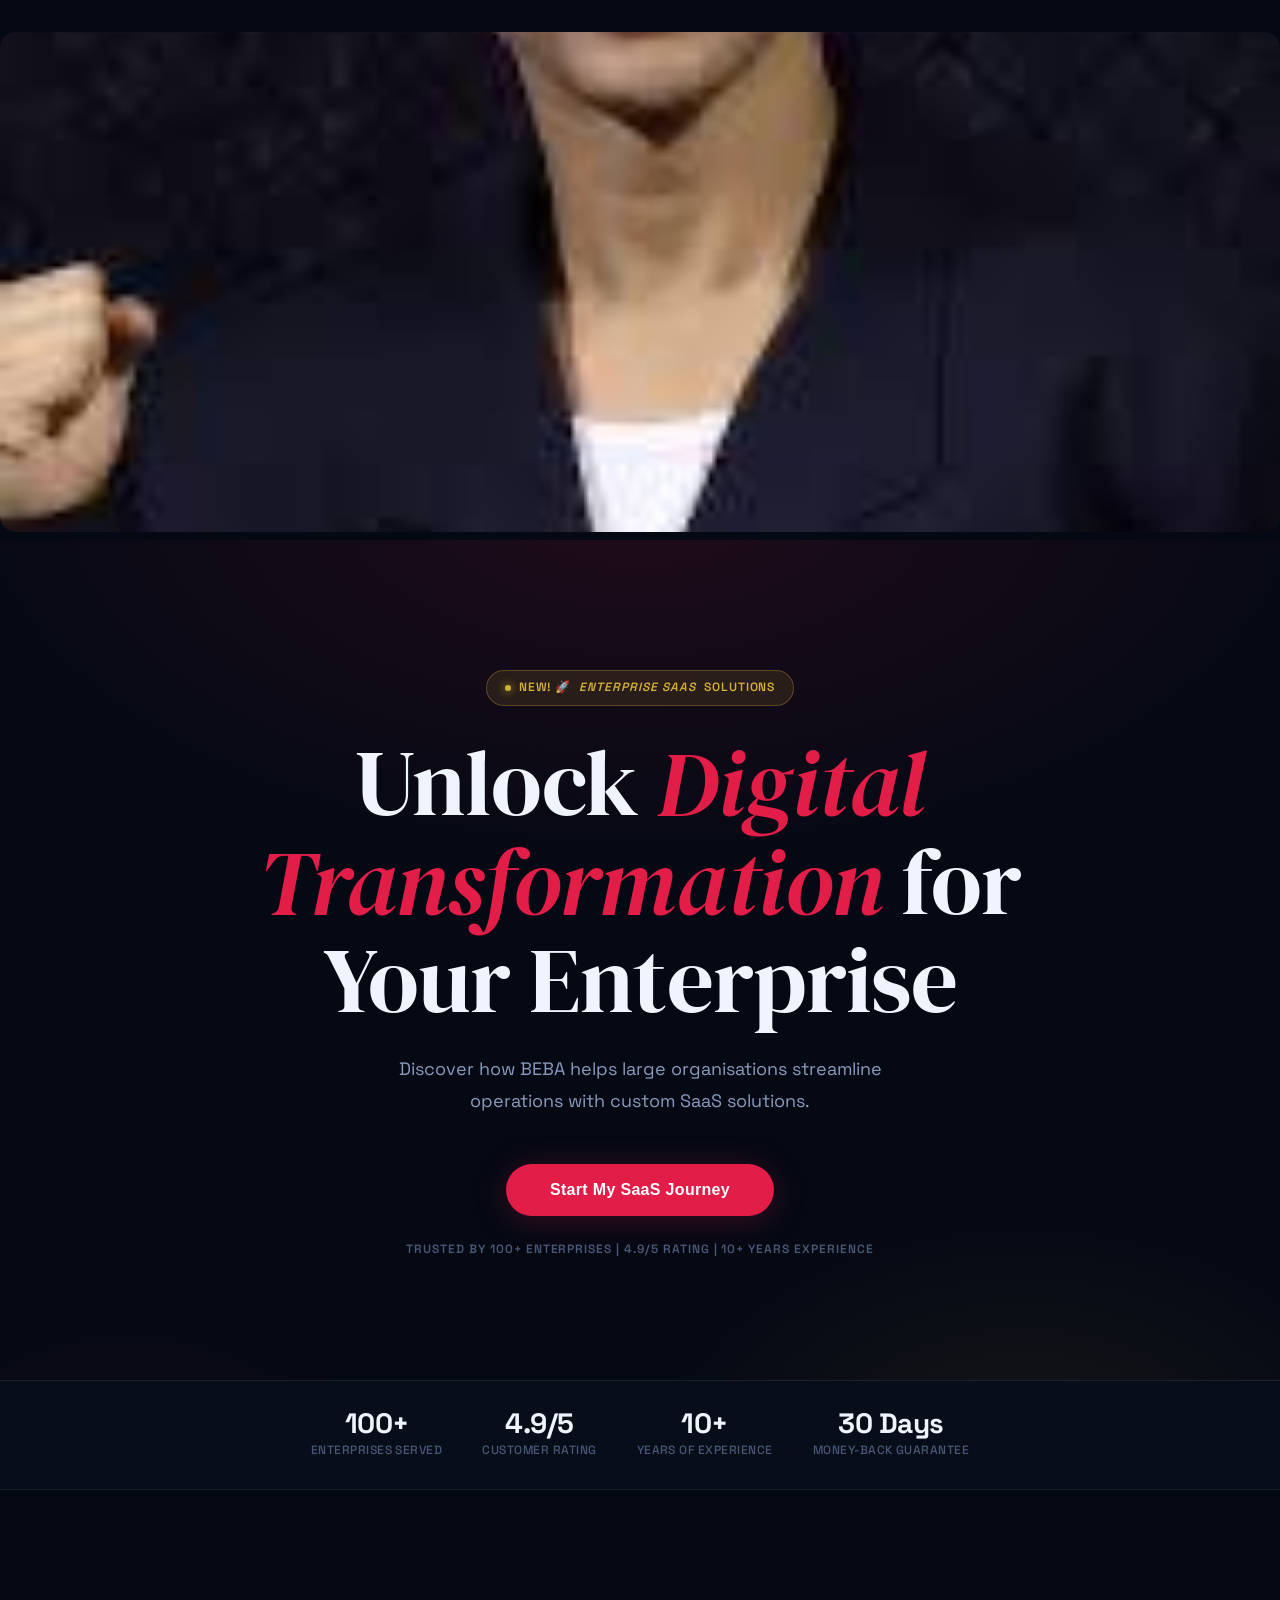
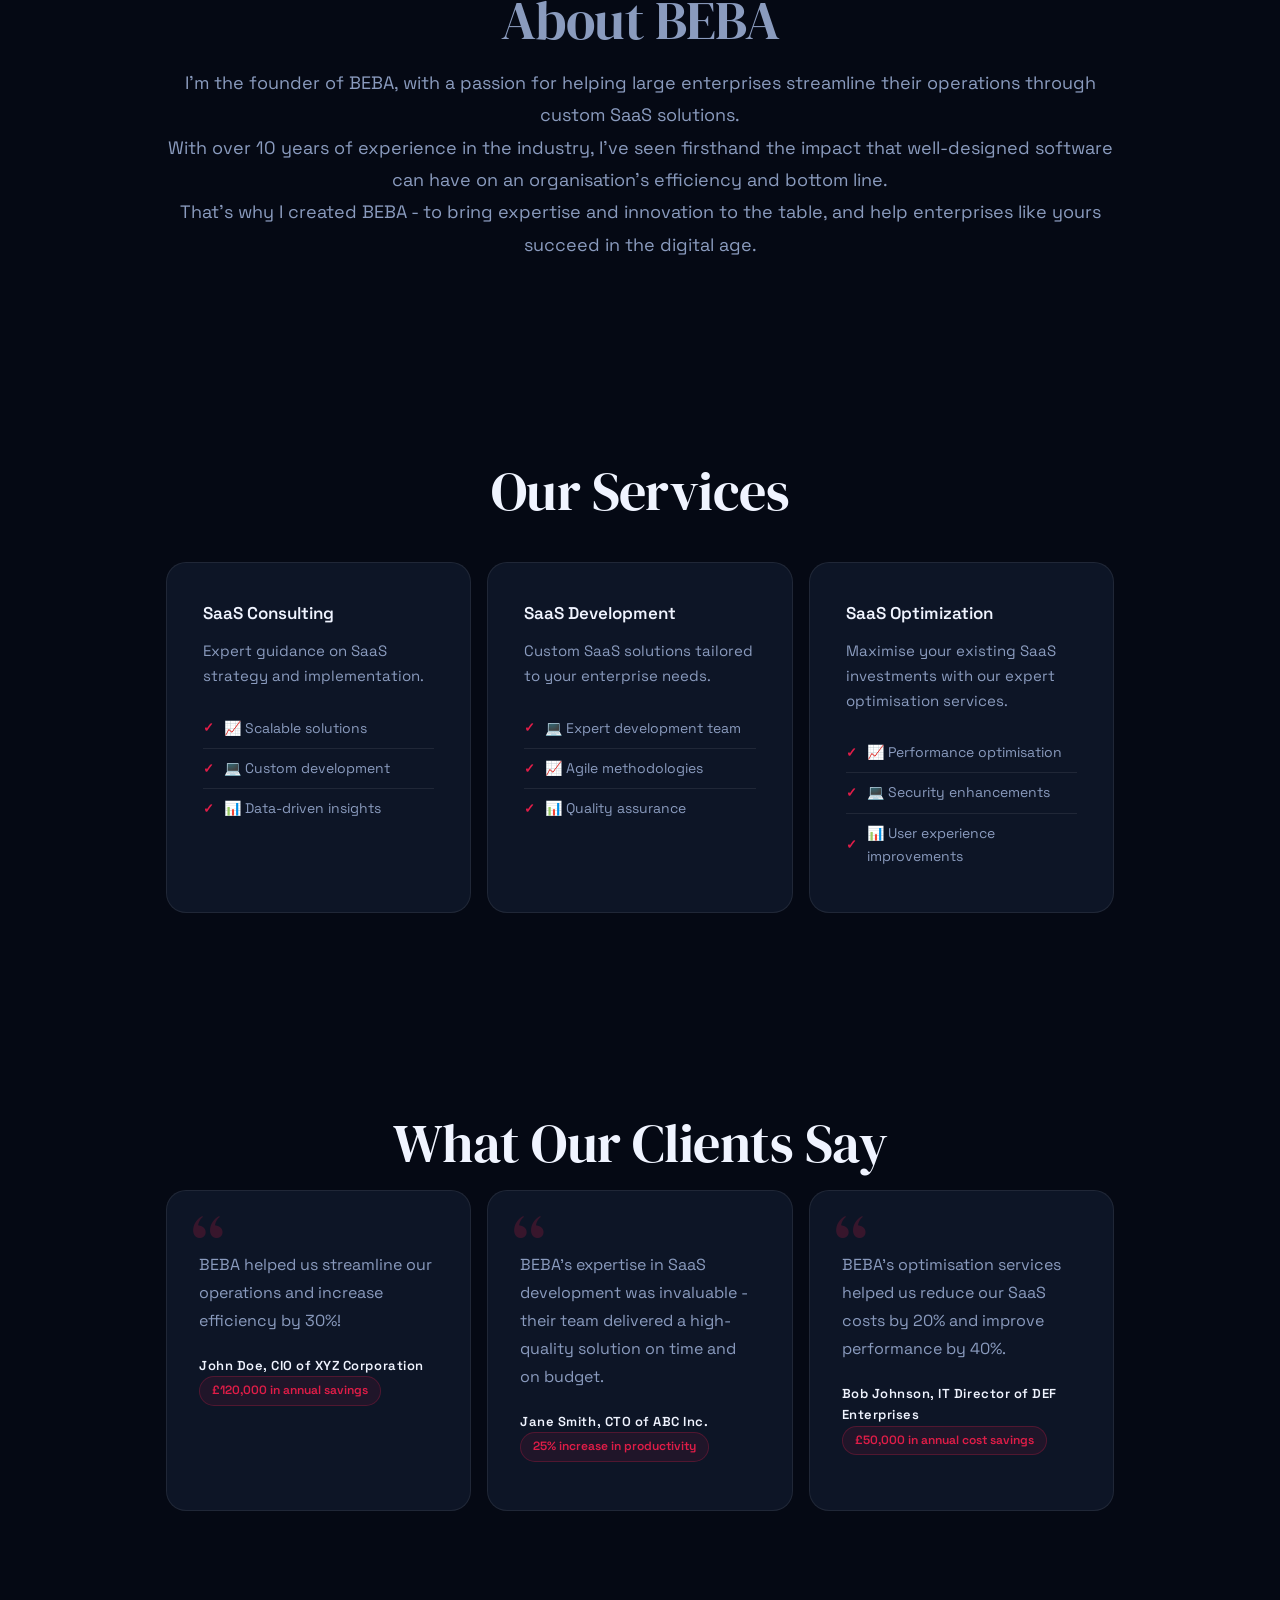
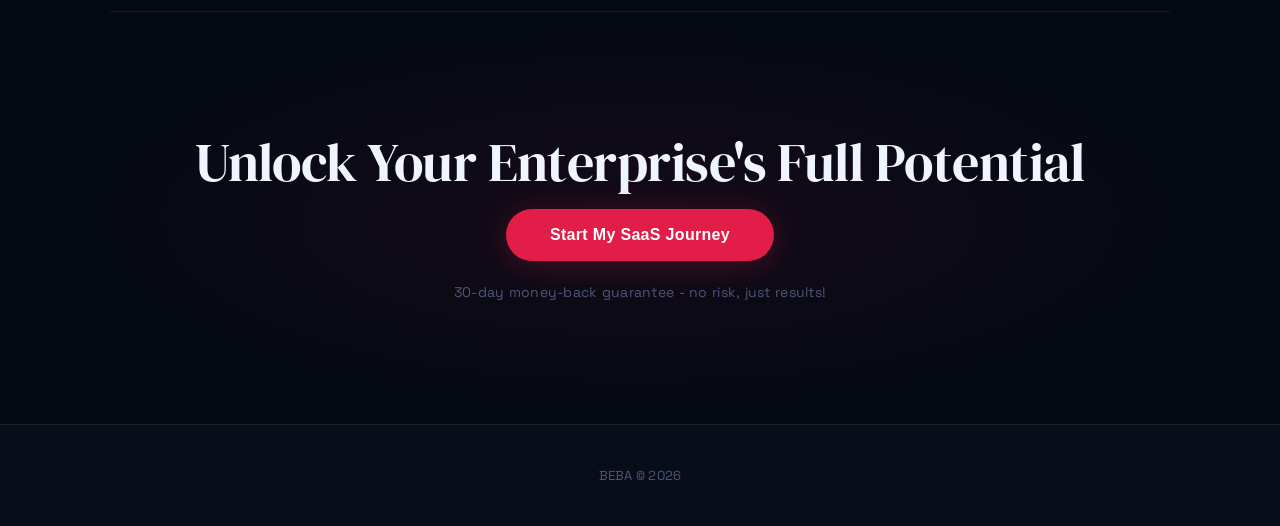
<file: index.html>
<!DOCTYPE html>
<html lang="en">
<head>
<meta charset="UTF-8">
<meta name="viewport" content="width=device-width, initial-scale=1.0">
<title>BEBA</title>
<meta name="description" content="I help 🏭 Enterprises with 💻 SaaS / Software services through BEBA. [Add your price, guarantee, and what makes you different]">
<meta property="og:title" content="BEBA">
<meta property="og:description" content="I help 🏭 Enterprises with 💻 SaaS / Software services through BEBA. [Add your price, guarantee, and what makes you different]">
<meta property="og:type" content="website">
<meta name="twitter:title" content="BEBA">
<meta name="twitter:description" content="I help 🏭 Enterprises with 💻 SaaS / Software services through BEBA. [Add your price, guarantee, and what makes you different]">
<meta name="twitter:card" content="summary_large_image">
<link rel="stylesheet" href="style.css">
</head>
<body>

    <img class='hero-img' src='img/photo-1.jpg' alt='hero' style='width:100%;max-height:500px;object-fit:cover;border-radius:16px;margin-top:32px;'>
    <div id='hero'>
      <div class='hero-badge'>New! 🚀 <em>Enterprise SaaS</em> Solutions</div>
      <h1>Unlock <em>Digital Transformation</em> for Your Enterprise</h1>
      <p>Discover how BEBA helps large organisations streamline operations with custom SaaS solutions.</p>
      <div class='hero-cta-group'>
        <button class='btn'>Start My SaaS Journey</button>
        <span class='trust-signal'>Trusted by 100+ enterprises | 4.9/5 rating | 10+ years experience</span>
      </div>
    </div>
    <div class='trust-bar'>
      <div class='trust-bar-item'>
        <div class='stat'>100+</div>
        <div class='stat-label'>Enterprises Served</div>
      </div>
      <div class='trust-bar-item'>
        <div class='stat'>4.9/5</div>
        <div class='stat-label'>Customer Rating</div>
      </div>
      <div class='trust-bar-item'>
        <div class='stat'>10+</div>
        <div class='stat-label'>Years of Experience</div>
      </div>
      <div class='trust-bar-item'>
        <div class='stat'>30 Days</div>
        <div class='stat-label'>Money-Back Guarantee</div>
      </div>
    </div>
    <section id='about'>
      <h2>About BEBA</h2>
      <p>I'm the founder of BEBA, with a passion for helping large enterprises streamline their operations through custom SaaS solutions.</p>
      <p>With over 10 years of experience in the industry, I've seen firsthand the impact that well-designed software can have on an organisation's efficiency and bottom line.</p>
      <p>That's why I created BEBA - to bring expertise and innovation to the table, and help enterprises like yours succeed in the digital age.</p>
    </section>
    <section id='services'>
      <h2>Our Services</h2>
      <div class='service-cards'>
        <div class='service-card'>
          <h3>SaaS Consulting</h3>
          <p>Expert guidance on SaaS strategy and implementation.</p>
          <ul>
            <li>📈 Scalable solutions</li>
            <li>💻 Custom development</li>
            <li>📊 Data-driven insights</li>
          </ul>
        </div>
        <div class='service-card'>
          <h3>SaaS Development</h3>
          <p>Custom SaaS solutions tailored to your enterprise needs.</p>
          <ul>
            <li>💻 Expert development team</li>
            <li>📈 Agile methodologies</li>
            <li>📊 Quality assurance</li>
          </ul>
        </div>
        <div class='service-card'>
          <h3>SaaS Optimization</h3>
          <p>Maximise your existing SaaS investments with our expert optimisation services.</p>
          <ul>
            <li>📈 Performance optimisation</li>
            <li>💻 Security enhancements</li>
            <li>📊 User experience improvements</li>
          </ul>
        </div>
      </div>
    </section>
    <section id='testimonials'>
      <h2>What Our Clients Say</h2>
      <div class='testimonial-grid'>
        <div class='testimonial-card'>
          <p>BEBA helped us streamline our operations and increase efficiency by 30%!</p>
          <div class='author'>John Doe, CIO of XYZ Corporation</div>
          <div class='result-badge'>£120,000 in annual savings</div>
        </div>
        <div class='testimonial-card'>
          <p>BEBA's expertise in SaaS development was invaluable - their team delivered a high-quality solution on time and on budget.</p>
          <div class='author'>Jane Smith, CTO of ABC Inc.</div>
          <div class='result-badge'>25% increase in productivity</div>
        </div>
        <div class='testimonial-card'>
          <p>BEBA's optimisation services helped us reduce our SaaS costs by 20% and improve performance by 40%.</p>
          <div class='author'>Bob Johnson, IT Director of DEF Enterprises</div>
          <div class='result-badge'>£50,000 in annual cost savings</div>
        </div>
      </div>
    </section>
    <section id='cta'>
      <h2>Unlock Your Enterprise's Full Potential</h2>
      <button class='btn'>Start My SaaS Journey</button>
      <p class='risk-reversal'>30-day money-back guarantee - no risk, just results!</p>
    </section>
    <footer>
      <p>BEBA &copy; 2026</p>
    </footer>
    <div class='sticky-mobile-cta'>
      <button class='btn'>Start My SaaS Journey</button>
    </div>
  
<script>document.querySelectorAll('.faq-item').forEach(function(item){item.addEventListener('click',function(){var answer=this.querySelector('.faq-answer');var chevron=this.querySelector('.faq-chevron');var isOpen=this.classList.contains('open');document.querySelectorAll('.faq-item').forEach(function(i){i.classList.remove('open');i.querySelector('.faq-answer').style.maxHeight='0';i.querySelector('.faq-chevron').textContent='+';});if(!isOpen){this.classList.add('open');answer.style.maxHeight=answer.scrollHeight+'px';chevron.textContent='×';}});});window.addEventListener('scroll',function(){document.querySelector('nav').classList.toggle('scrolled',window.scrollY>50);});</script>
</body>
</html>
</file>
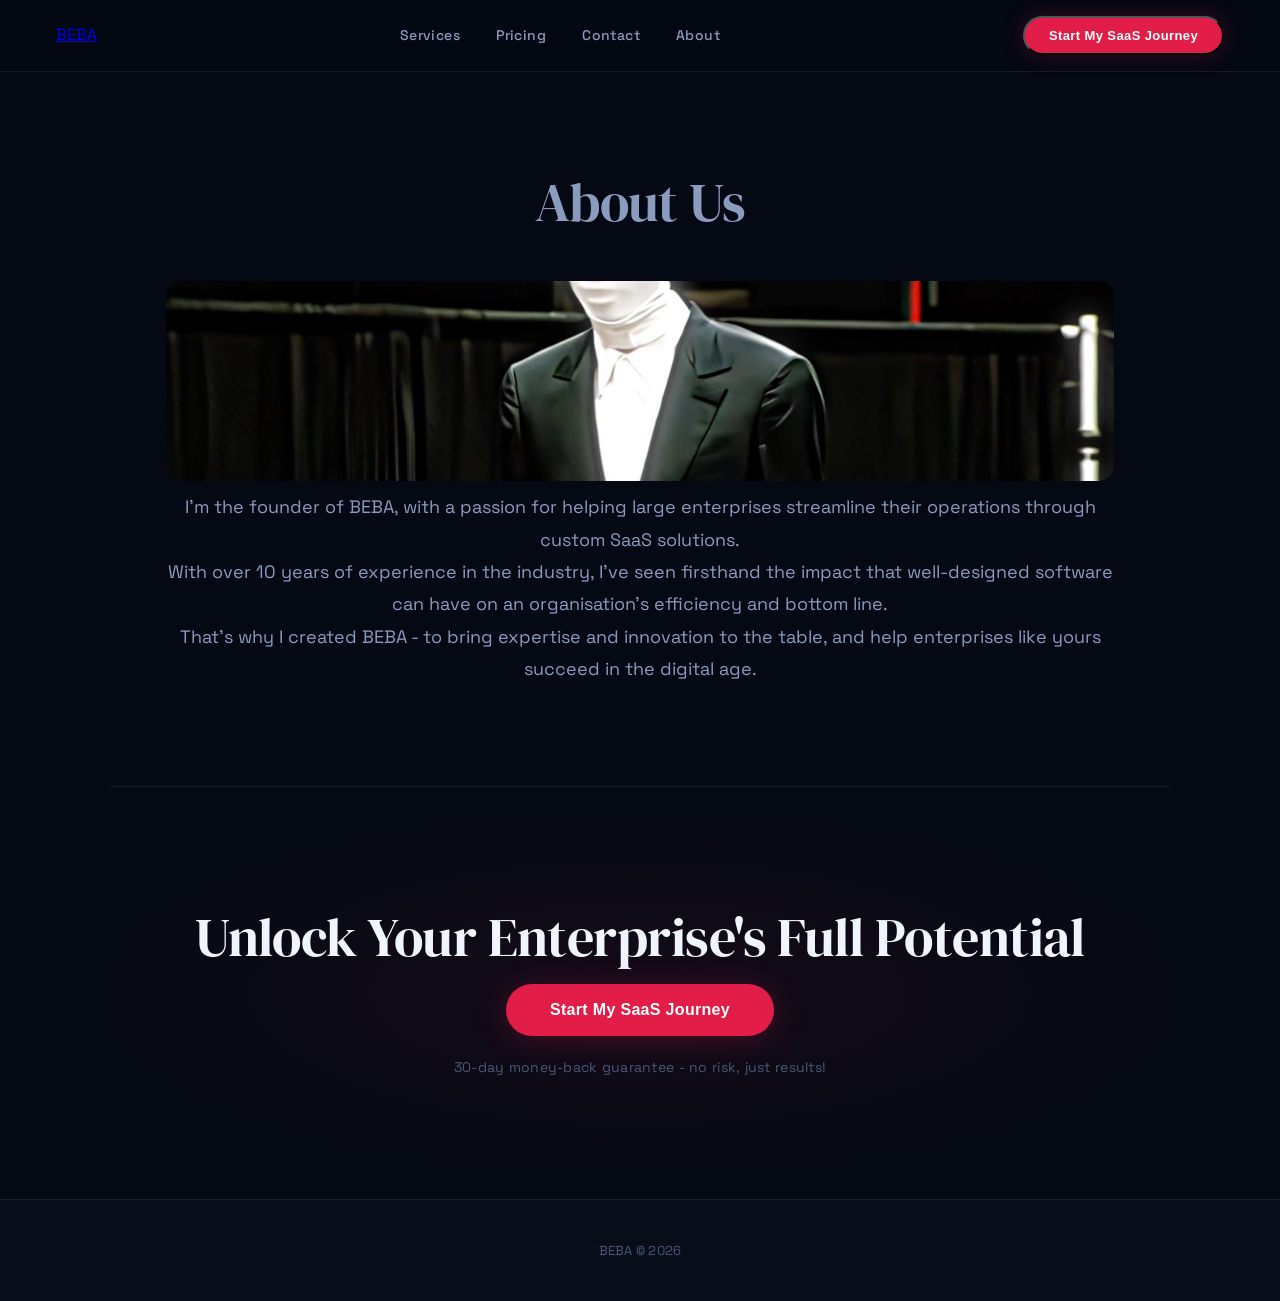
<file: about.html>
<!DOCTYPE html>
<html lang="en">
<head>
<meta charset="UTF-8">
<meta name="viewport" content="width=device-width, initial-scale=1.0">
<title>BEBA</title>
<meta name="description" content="I help 🏭 Enterprises with 💻 SaaS / Software services through BEBA. [Add your price, guarantee, and what makes you different]">
<meta property="og:title" content="BEBA">
<meta property="og:description" content="I help 🏭 Enterprises with 💻 SaaS / Software services through BEBA. [Add your price, guarantee, and what makes you different]">
<meta property="og:type" content="website">
<meta name="twitter:title" content="BEBA">
<meta name="twitter:description" content="I help 🏭 Enterprises with 💻 SaaS / Software services through BEBA. [Add your price, guarantee, and what makes you different]">
<meta name="twitter:card" content="summary_large_image">
<link rel="stylesheet" href="style.css">
</head>
<body>

    <nav>
      <a href='index.html'>BEBA</a>
      <div class='nav-links'>
        <a href='services.html'>Services</a>
        <a href='pricing.html'>Pricing</a>
        <a href='contact.html'>Contact</a>
        <a href='about.html'>About</a>
      </div>
      <button class='nav-cta'>Start My SaaS Journey</button>
    </nav>
    <section id='about'>
      <h2>About Us</h2>
      <img src='img/photo-2.jpg' alt='founder' style='width:100%;max-height:200px;object-fit:cover;border-radius:16px;margin-top:32px;'>
      <p>I'm the founder of BEBA, with a passion for helping large enterprises streamline their operations through custom SaaS solutions.</p>
      <p>With over 10 years of experience in the industry, I've seen firsthand the impact that well-designed software can have on an organisation's efficiency and bottom line.</p>
      <p>That's why I created BEBA - to bring expertise and innovation to the table, and help enterprises like yours succeed in the digital age.</p>
    </section>
    <section id='cta'>
      <h2>Unlock Your Enterprise's Full Potential</h2>
      <button class='btn'>Start My SaaS Journey</button>
      <p class='risk-reversal'>30-day money-back guarantee - no risk, just results!</p>
    </section>
    <footer>
      <p>BEBA &copy; 2026</p>
    </footer>
    <div class='sticky-mobile-cta'>
      <button class='btn'>Start My SaaS Journey</button>
    </div>
  
<script>document.querySelectorAll('.faq-item').forEach(function(item){item.addEventListener('click',function(){var answer=this.querySelector('.faq-answer');var chevron=this.querySelector('.faq-chevron');var isOpen=this.classList.contains('open');document.querySelectorAll('.faq-item').forEach(function(i){i.classList.remove('open');i.querySelector('.faq-answer').style.maxHeight='0';i.querySelector('.faq-chevron').textContent='+';});if(!isOpen){this.classList.add('open');answer.style.maxHeight=answer.scrollHeight+'px';chevron.textContent='×';}});});window.addEventListener('scroll',function(){document.querySelector('nav').classList.toggle('scrolled',window.scrollY>50);});</script>
</body>
</html>
</file>
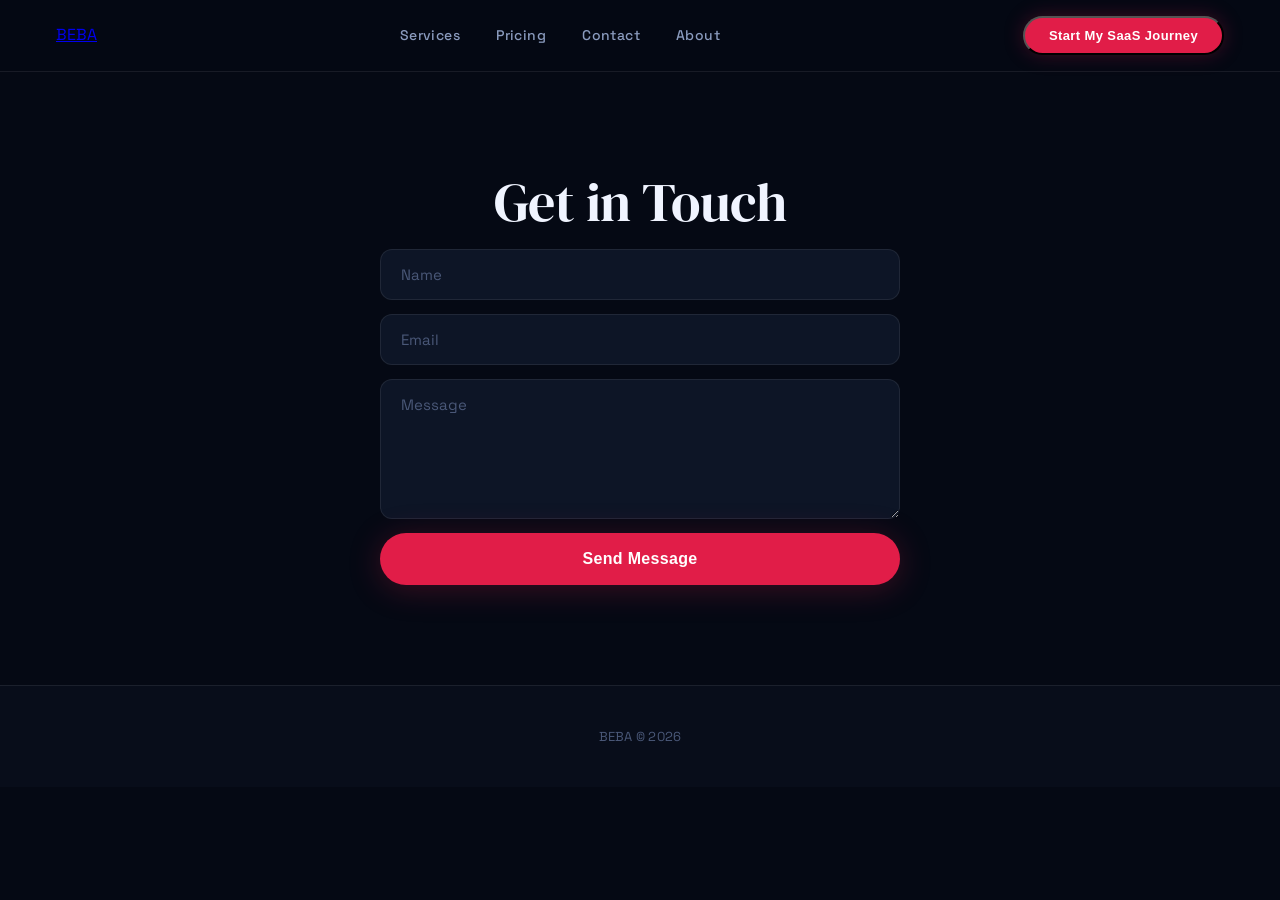
<file: contact.html>
<!DOCTYPE html>
<html lang="en">
<head>
<meta charset="UTF-8">
<meta name="viewport" content="width=device-width, initial-scale=1.0">
<title>BEBA</title>
<meta name="description" content="I help 🏭 Enterprises with 💻 SaaS / Software services through BEBA. [Add your price, guarantee, and what makes you different]">
<meta property="og:title" content="BEBA">
<meta property="og:description" content="I help 🏭 Enterprises with 💻 SaaS / Software services through BEBA. [Add your price, guarantee, and what makes you different]">
<meta property="og:type" content="website">
<meta name="twitter:title" content="BEBA">
<meta name="twitter:description" content="I help 🏭 Enterprises with 💻 SaaS / Software services through BEBA. [Add your price, guarantee, and what makes you different]">
<meta name="twitter:card" content="summary_large_image">
<link rel="stylesheet" href="style.css">
</head>
<body>

    <nav>
      <a href='index.html'>BEBA</a>
      <div class='nav-links'>
        <a href='services.html'>Services</a>
        <a href='pricing.html'>Pricing</a>
        <a href='contact.html'>Contact</a>
        <a href='about.html'>About</a>
      </div>
      <button class='nav-cta'>Start My SaaS Journey</button>
    </nav>
    <section id='contact'>
      <h2>Get in Touch</h2>
      <form class='contact-form'>
        <input type='text' placeholder='Name'>
        <input type='email' placeholder='Email'>
        <textarea placeholder='Message'></textarea>
        <button class='btn'>Send Message</button>
      </form>
    </section>
    <footer>
      <p>BEBA &copy; 2026</p>
    </footer>
    <div class='sticky-mobile-cta'>
      <button class='btn'>Start My SaaS Journey</button>
    </div>
  
<script>document.querySelectorAll('.faq-item').forEach(function(item){item.addEventListener('click',function(){var answer=this.querySelector('.faq-answer');var chevron=this.querySelector('.faq-chevron');var isOpen=this.classList.contains('open');document.querySelectorAll('.faq-item').forEach(function(i){i.classList.remove('open');i.querySelector('.faq-answer').style.maxHeight='0';i.querySelector('.faq-chevron').textContent='+';});if(!isOpen){this.classList.add('open');answer.style.maxHeight=answer.scrollHeight+'px';chevron.textContent='×';}});});window.addEventListener('scroll',function(){document.querySelector('nav').classList.toggle('scrolled',window.scrollY>50);});</script>
</body>
</html>
</file>
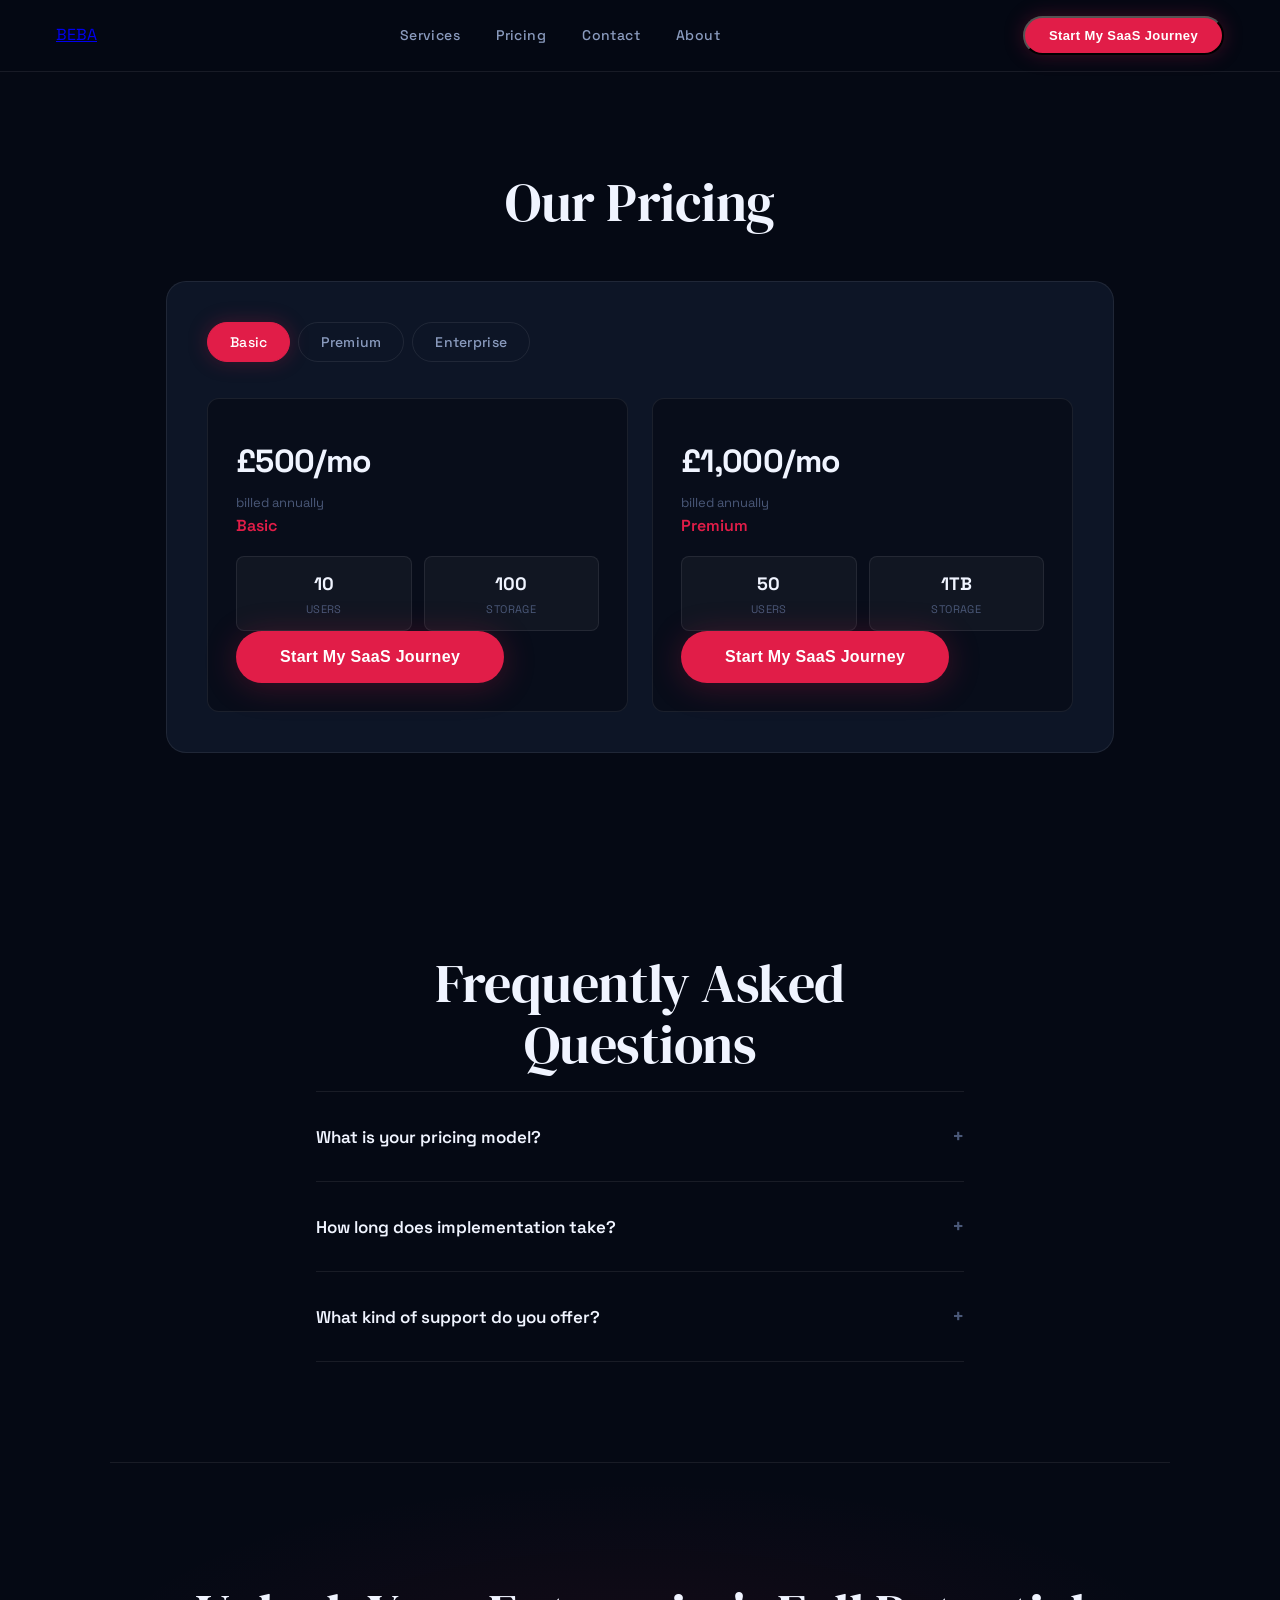
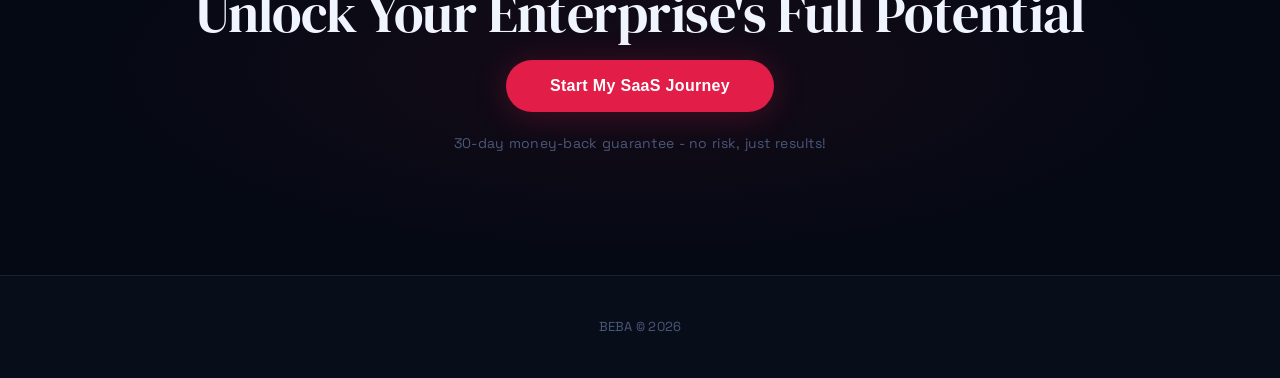
<file: pricing.html>
<!DOCTYPE html>
<html lang="en">
<head>
<meta charset="UTF-8">
<meta name="viewport" content="width=device-width, initial-scale=1.0">
<title>BEBA</title>
<meta name="description" content="I help 🏭 Enterprises with 💻 SaaS / Software services through BEBA. [Add your price, guarantee, and what makes you different]">
<meta property="og:title" content="BEBA">
<meta property="og:description" content="I help 🏭 Enterprises with 💻 SaaS / Software services through BEBA. [Add your price, guarantee, and what makes you different]">
<meta property="og:type" content="website">
<meta name="twitter:title" content="BEBA">
<meta name="twitter:description" content="I help 🏭 Enterprises with 💻 SaaS / Software services through BEBA. [Add your price, guarantee, and what makes you different]">
<meta name="twitter:card" content="summary_large_image">
<link rel="stylesheet" href="style.css">
</head>
<body>

    <nav>
      <a href='index.html'>BEBA</a>
      <div class='nav-links'>
        <a href='services.html'>Services</a>
        <a href='pricing.html'>Pricing</a>
        <a href='contact.html'>Contact</a>
        <a href='about.html'>About</a>
      </div>
      <button class='nav-cta'>Start My SaaS Journey</button>
    </nav>
    <section id='pricing'>
      <h2>Our Pricing</h2>
      <div class='picker'>
        <div class='picker-tabs'>
          <button class='picker-tab active' data-tab='tab1'>Basic</button>
          <button class='picker-tab' data-tab='tab2'>Premium</button>
          <button class='picker-tab' data-tab='tab3'>Enterprise</button>
        </div>
        <div class='picker-content active' id='tab1'>
          <div class='picker-card'>
            <div class='price'>£500/mo</div>
            <div class='price-note'>billed annually</div>
            <h4>Basic</h4>
            <div class='picker-stat-row'>
              <div class='picker-stat'>
                <div class='val'>10</div>
                <div class='lbl'>Users</div>
              </div>
              <div class='picker-stat'>
                <div class='val'>100</div>
                <div class='lbl'>Storage</div>
              </div>
            </div>
            <button class='btn'>Start My SaaS Journey</button>
          </div>
          <div class='picker-card'>
            <div class='price'>£1,000/mo</div>
            <div class='price-note'>billed annually</div>
            <h4>Premium</h4>
            <div class='picker-stat-row'>
              <div class='picker-stat'>
                <div class='val'>50</div>
                <div class='lbl'>Users</div>
              </div>
              <div class='picker-stat'>
                <div class='val'>1TB</div>
                <div class='lbl'>Storage</div>
              </div>
            </div>
            <button class='btn'>Start My SaaS Journey</button>
          </div>
        </div>
        <div class='picker-content' id='tab2'>
          <div class='picker-card'>
            <div class='price'>£2,000/mo</div>
            <div class='price-note'>billed annually</div>
            <h4>Enterprise</h4>
            <div class='picker-stat-row'>
              <div class='picker-stat'>
                <div class='val'>100</div>
                <div class='lbl'>Users</div>
              </div>
              <div class='picker-stat'>
                <div class='val'>10TB</div>
                <div class='lbl'>Storage</div>
              </div>
            </div>
            <button class='btn'>Start My SaaS Journey</button>
          </div>
        </div>
      </div>
    </section>
    <section id='faq'>
      <h2>Frequently Asked Questions</h2>
      <div class='faq-item'>
        <div class='faq-question'>What is your pricing model?<span class='faq-chevron'>+</span></div>
        <div class='faq-answer'>Our pricing model is flexible and tailored to your enterprise needs. Contact us for a custom quote.</div>
      </div>
      <div class='faq-item'>
        <div class='faq-question'>How long does implementation take?<span class='faq-chevron'>+</span></div>
        <div class='faq-answer'>Implementation timelines vary depending on the scope of the project. We work closely with you to ensure a smooth and efficient process.</div>
      </div>
      <div class='faq-item'>
        <div class='faq-question'>What kind of support do you offer?<span class='faq-chevron'>+</span></div>
        <div class='faq-answer'>We offer comprehensive support, including onboarding, training, and ongoing maintenance to ensure your SaaS solutions are always running smoothly.</div>
      </div>
    </section>
    <section id='cta'>
      <h2>Unlock Your Enterprise's Full Potential</h2>
      <button class='btn'>Start My SaaS Journey</button>
      <p class='risk-reversal'>30-day money-back guarantee - no risk, just results!</p>
    </section>
    <footer>
      <p>BEBA &copy; 2026</p>
    </footer>
    <div class='sticky-mobile-cta'>
      <button class='btn'>Start My SaaS Journey</button>
    </div>
  
<script>document.querySelectorAll('.faq-item').forEach(function(item){item.addEventListener('click',function(){var answer=this.querySelector('.faq-answer');var chevron=this.querySelector('.faq-chevron');var isOpen=this.classList.contains('open');document.querySelectorAll('.faq-item').forEach(function(i){i.classList.remove('open');i.querySelector('.faq-answer').style.maxHeight='0';i.querySelector('.faq-chevron').textContent='+';});if(!isOpen){this.classList.add('open');answer.style.maxHeight=answer.scrollHeight+'px';chevron.textContent='×';}});});window.addEventListener('scroll',function(){document.querySelector('nav').classList.toggle('scrolled',window.scrollY>50);});</script>
</body>
</html>
</file>
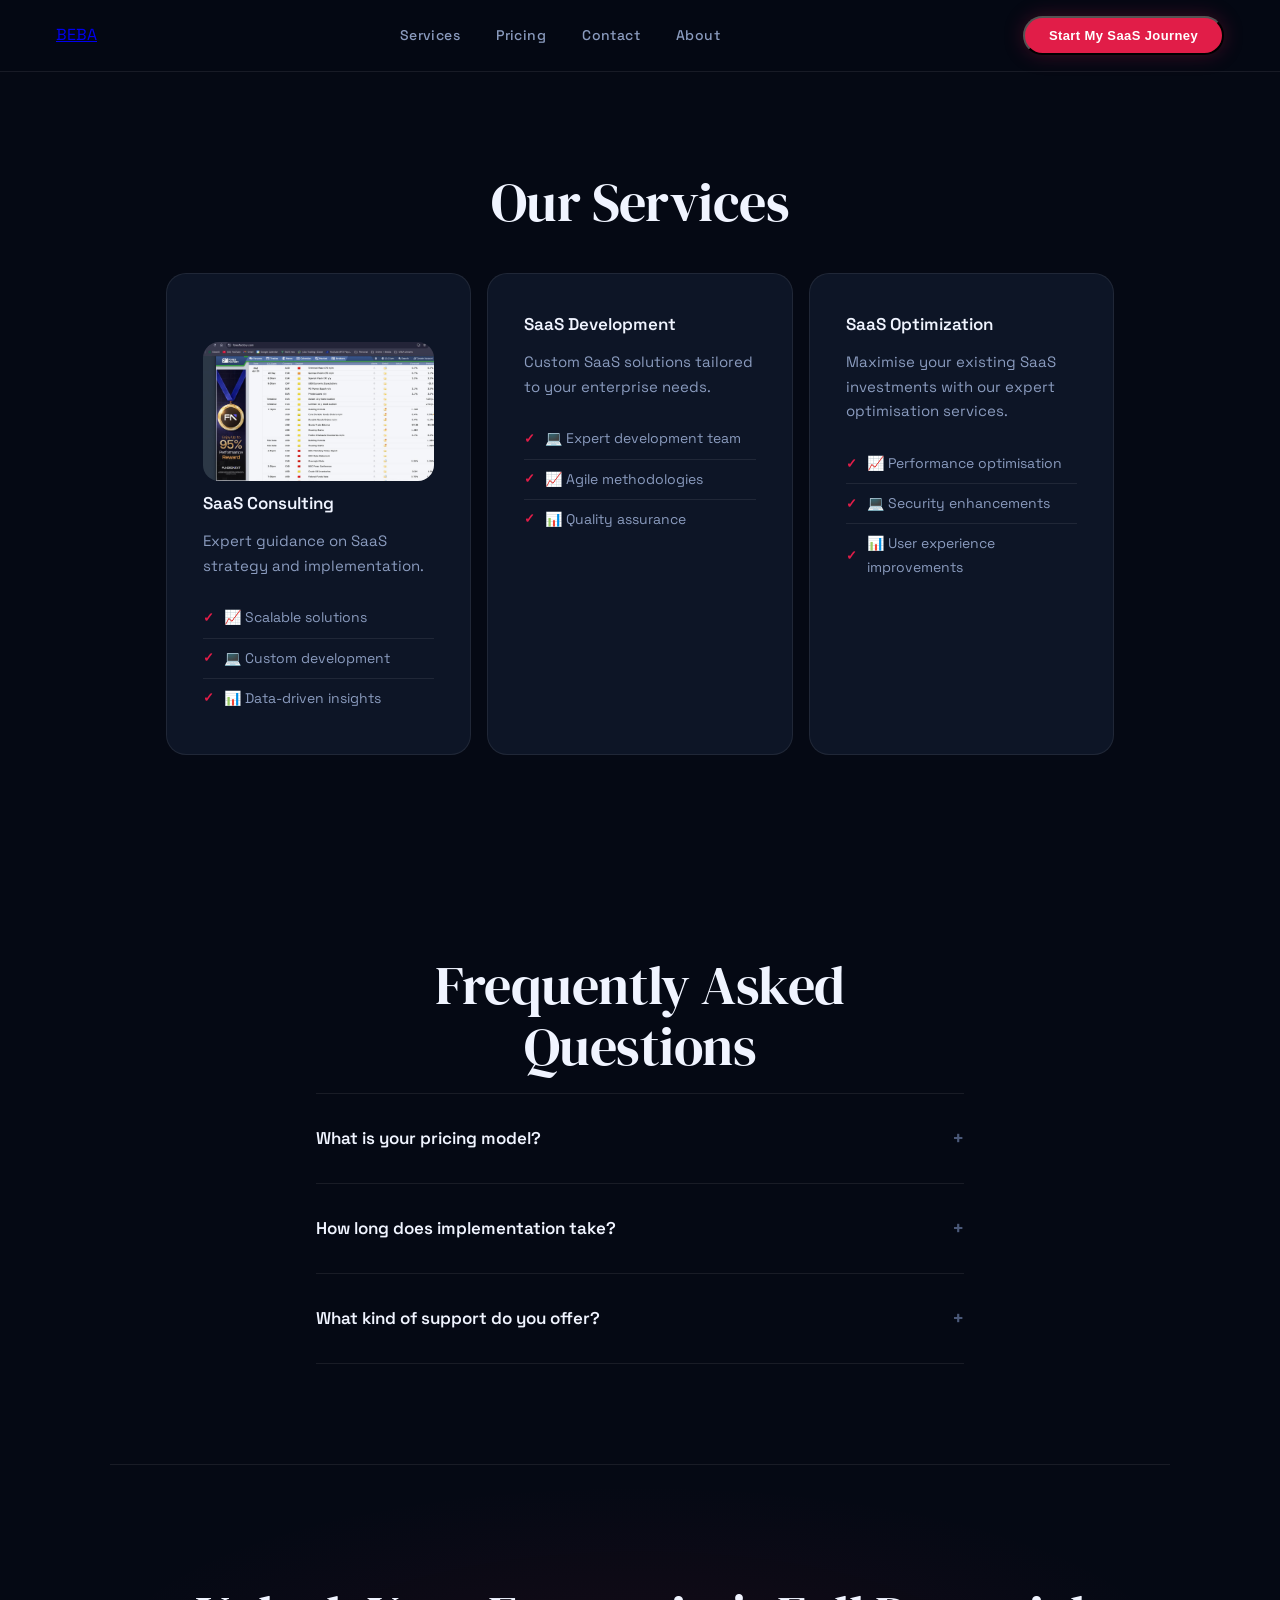
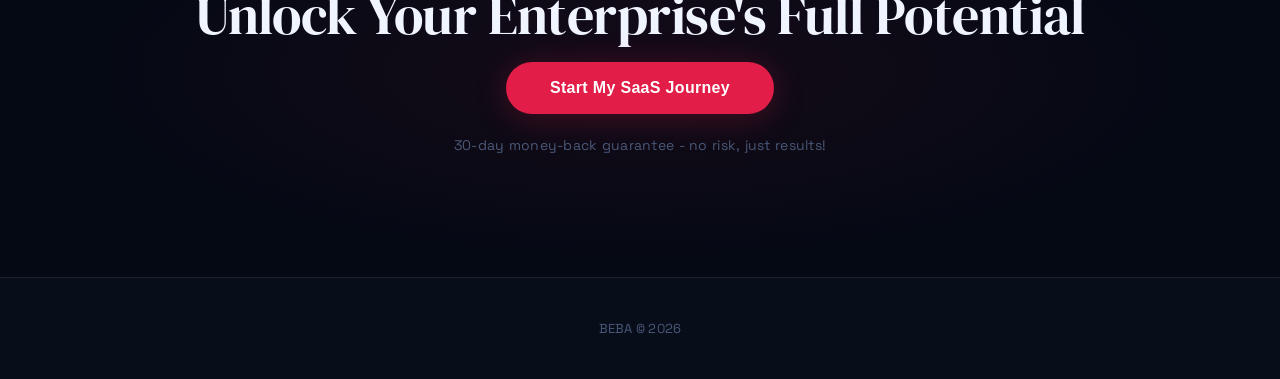
<file: services.html>
<!DOCTYPE html>
<html lang="en">
<head>
<meta charset="UTF-8">
<meta name="viewport" content="width=device-width, initial-scale=1.0">
<title>BEBA</title>
<meta name="description" content="I help 🏭 Enterprises with 💻 SaaS / Software services through BEBA. [Add your price, guarantee, and what makes you different]">
<meta property="og:title" content="BEBA">
<meta property="og:description" content="I help 🏭 Enterprises with 💻 SaaS / Software services through BEBA. [Add your price, guarantee, and what makes you different]">
<meta property="og:type" content="website">
<meta name="twitter:title" content="BEBA">
<meta name="twitter:description" content="I help 🏭 Enterprises with 💻 SaaS / Software services through BEBA. [Add your price, guarantee, and what makes you different]">
<meta name="twitter:card" content="summary_large_image">
<link rel="stylesheet" href="style.css">
</head>
<body>

    <nav>
      <a href='index.html'>BEBA</a>
      <div class='nav-links'>
        <a href='services.html'>Services</a>
        <a href='pricing.html'>Pricing</a>
        <a href='contact.html'>Contact</a>
        <a href='about.html'>About</a>
      </div>
      <button class='nav-cta'>Start My SaaS Journey</button>
    </nav>
    <section id='services'>
      <h2>Our Services</h2>
      <div class='service-cards'>
        <div class='service-card'>
          <img src='img/photo-3.jpg' alt='service' style='width:100%;max-height:200px;object-fit:cover;border-radius:16px;margin-top:32px;'>
          <h3>SaaS Consulting</h3>
          <p>Expert guidance on SaaS strategy and implementation.</p>
          <ul>
            <li>📈 Scalable solutions</li>
            <li>💻 Custom development</li>
            <li>📊 Data-driven insights</li>
          </ul>
        </div>
        <div class='service-card'>
          <h3>SaaS Development</h3>
          <p>Custom SaaS solutions tailored to your enterprise needs.</p>
          <ul>
            <li>💻 Expert development team</li>
            <li>📈 Agile methodologies</li>
            <li>📊 Quality assurance</li>
          </ul>
        </div>
        <div class='service-card'>
          <h3>SaaS Optimization</h3>
          <p>Maximise your existing SaaS investments with our expert optimisation services.</p>
          <ul>
            <li>📈 Performance optimisation</li>
            <li>💻 Security enhancements</li>
            <li>📊 User experience improvements</li>
          </ul>
        </div>
      </div>
    </section>
    <section id='faq'>
      <h2>Frequently Asked Questions</h2>
      <div class='faq-item'>
        <div class='faq-question'>What is your pricing model?<span class='faq-chevron'>+</span></div>
        <div class='faq-answer'>Our pricing model is flexible and tailored to your enterprise needs. Contact us for a custom quote.</div>
      </div>
      <div class='faq-item'>
        <div class='faq-question'>How long does implementation take?<span class='faq-chevron'>+</span></div>
        <div class='faq-answer'>Implementation timelines vary depending on the scope of the project. We work closely with you to ensure a smooth and efficient process.</div>
      </div>
      <div class='faq-item'>
        <div class='faq-question'>What kind of support do you offer?<span class='faq-chevron'>+</span></div>
        <div class='faq-answer'>We offer comprehensive support, including onboarding, training, and ongoing maintenance to ensure your SaaS solutions are always running smoothly.</div>
      </div>
    </section>
    <section id='cta'>
      <h2>Unlock Your Enterprise's Full Potential</h2>
      <button class='btn'>Start My SaaS Journey</button>
      <p class='risk-reversal'>30-day money-back guarantee - no risk, just results!</p>
    </section>
    <footer>
      <p>BEBA &copy; 2026</p>
    </footer>
    <div class='sticky-mobile-cta'>
      <button class='btn'>Start My SaaS Journey</button>
    </div>
  
<script>document.querySelectorAll('.faq-item').forEach(function(item){item.addEventListener('click',function(){var answer=this.querySelector('.faq-answer');var chevron=this.querySelector('.faq-chevron');var isOpen=this.classList.contains('open');document.querySelectorAll('.faq-item').forEach(function(i){i.classList.remove('open');i.querySelector('.faq-answer').style.maxHeight='0';i.querySelector('.faq-chevron').textContent='+';});if(!isOpen){this.classList.add('open');answer.style.maxHeight=answer.scrollHeight+'px';chevron.textContent='×';}});});window.addEventListener('scroll',function(){document.querySelector('nav').classList.toggle('scrolled',window.scrollY>50);});</script>
</body>
</html>
</file>
<file: style.css>
@import url('https://fonts.googleapis.com/css2?family=Space+Grotesk:wght@300;400;500;600;700&family=DM+Serif+Display:ital@0;1&display=swap');
:root {
    --primary: #E11D48;
    --primary-hover: #BE123C;
    --primary-glow: #E11D4840;
    --primary-faint: #E11D4814;
    --gold: #D4AF37;
    --gold-light: #F0D060;
    --bg: #050914;
    --bg-2: #080D1A;
    --bg-card: #0D1526;
    --bg-glass: rgba(255,255,255,0.04);
    --surface: #111C30;
    --border: rgba(255,255,255,0.08);
    --border-bright: rgba(255,255,255,0.16);
    --text: #F0F4FF;
    --text-muted: #8A9BBE;
    --text-subtle: #4A5878;
    --shadow-sm: 0 1px 4px rgba(0,0,0,0.5);
    --shadow: 0 8px 32px rgba(0,0,0,0.6);
    --shadow-hover: 0 20px 60px rgba(0,0,0,0.7);
    --shadow-glow: 0 0 40px #E11D4830;
    --radius: 12px;
    --radius-lg: 20px;
    --font-display: 'DM Serif Display', serif;
    --font-body: 'Space Grotesk', sans-serif;
}
*,*::before,*::after{margin:0;padding:0;box-sizing:border-box;}
html{scroll-behavior:smooth;}
body{font-family:var(--font-body);background:var(--bg);color:var(--text);font-size:16px;line-height:1.65;-webkit-font-smoothing:antialiased;overflow-x:hidden;}
nav{position:sticky;top:0;background:rgba(5,9,20,0.88);backdrop-filter:blur(24px);-webkit-backdrop-filter:blur(24px);padding:16px 56px;display:flex;justify-content:space-between;align-items:center;z-index:1000;border-bottom:1px solid var(--border);transition:all 0.3s;}
nav.scrolled{background:rgba(5,9,20,0.98);border-bottom-color:var(--border-bright);box-shadow:0 4px 32px rgba(0,0,0,0.6);}
.logo{color:var(--text);font-family:var(--font-display);font-size:24px;font-weight:400;text-decoration:none;letter-spacing:0.05em;}
.nav-links{display:flex;gap:36px;align-items:center;}
.nav-links a{color:var(--text-muted);text-decoration:none;font-size:14px;font-weight:500;transition:color 0.18s;letter-spacing:0.03em;}
.nav-links a:hover{color:var(--text);}
.nav-cta{background:var(--primary);color:#fff;padding:10px 24px;border-radius:100px;text-decoration:none;font-size:13px;font-weight:600;transition:all 0.2s;letter-spacing:0.03em;box-shadow:0 0 20px var(--primary-glow);}
.nav-cta:hover{background:var(--primary-hover);transform:translateY(-1px);box-shadow:0 0 32px var(--primary-glow);}
#hero{position:relative;padding:130px 56px 120px;text-align:center;min-height:92vh;display:flex;flex-direction:column;justify-content:center;align-items:center;overflow:hidden;}
#hero::before{content:'';position:absolute;inset:0;background:radial-gradient(ellipse 100% 80% at 50% -5%,#E11D4820 0%,transparent 55%),radial-gradient(ellipse 60% 60% at 80% 110%,rgba(212,175,55,0.08) 0%,transparent 50%),radial-gradient(ellipse 40% 40% at 10% 110%,#E11D480a 0%,transparent 50%),var(--bg);pointer-events:none;}
#hero::after{content:'';position:absolute;inset:0;background-image:radial-gradient(circle,rgba(255,255,255,0.06) 1px,transparent 1px);background-size:32px 32px;mask-image:radial-gradient(ellipse 80% 90% at 50% 50%,black 10%,transparent 100%);-webkit-mask-image:radial-gradient(ellipse 80% 90% at 50% 50%,black 10%,transparent 100%);opacity:0.25;pointer-events:none;}
.hero-badge{display:inline-flex;align-items:center;gap:8px;background:rgba(212,175,55,0.12);border:1px solid rgba(212,175,55,0.3);color:var(--gold);padding:7px 18px;border-radius:100px;font-size:12px;font-weight:600;letter-spacing:0.08em;text-transform:uppercase;margin-bottom:28px;position:relative;z-index:1;animation:fadeUp 0.6s ease both;}
.hero-badge::before{content:'';width:6px;height:6px;border-radius:50%;background:var(--gold);box-shadow:0 0 8px var(--gold);}
#hero h1{font-family:var(--font-display);font-size:clamp(3rem,7.5vw,5.8rem);font-weight:400;line-height:1.06;max-width:860px;margin-bottom:24px;letter-spacing:-0.01em;position:relative;z-index:1;animation:fadeUp 0.7s 0.1s ease both;}
#hero h1 em{font-style:italic;color:#E11D48;}
#hero p{font-size:18px;color:var(--text-muted);max-width:540px;margin:0 auto 48px;line-height:1.75;position:relative;z-index:1;animation:fadeUp 0.7s 0.2s ease both;font-weight:400;}
.hero-cta-group{display:flex;flex-direction:column;align-items:center;gap:14px;position:relative;z-index:1;animation:fadeUp 0.7s 0.3s ease both;}
.btn{display:inline-block;background:var(--primary);color:#fff;padding:17px 44px;border-radius:100px;text-decoration:none;font-size:16px;font-weight:600;border:none;cursor:pointer;transition:all 0.2s;min-width:260px;letter-spacing:0.02em;box-shadow:0 4px 32px var(--primary-glow);}
.btn:hover{background:var(--primary-hover);transform:translateY(-2px);box-shadow:0 8px 48px var(--primary-glow);}
.btn:active{transform:translateY(0);}
.btn-ghost{display:inline-block;background:transparent;color:var(--text-muted);padding:16px 36px;border-radius:100px;text-decoration:none;font-size:15px;font-weight:500;border:1px solid var(--border-bright);cursor:pointer;transition:all 0.2s;letter-spacing:0.02em;}
.btn-ghost:hover{background:var(--bg-glass);color:var(--text);border-color:rgba(255,255,255,0.3);}
.trust-signal{font-size:12px;color:var(--text-subtle);margin-top:10px;font-weight:600;letter-spacing:0.08em;text-transform:uppercase;position:relative;z-index:1;}
.trust-bar{display:flex;justify-content:center;align-items:center;gap:40px;flex-wrap:wrap;padding:28px 56px;border-top:1px solid var(--border);border-bottom:1px solid var(--border);background:var(--bg-2);position:relative;z-index:1;}
.trust-bar-item{text-align:center;}
.trust-bar-item .stat{font-size:28px;font-weight:700;color:var(--text);letter-spacing:-0.02em;line-height:1;}
.trust-bar-item .stat-label{font-size:12px;color:var(--text-subtle);margin-top:4px;font-weight:500;letter-spacing:0.04em;text-transform:uppercase;}
section{padding:100px 56px;max-width:1060px;margin:0 auto;}
h2{font-family:var(--font-display);font-size:clamp(2.2rem,5vw,3.4rem);font-weight:400;margin-bottom:16px;text-align:center;letter-spacing:-0.01em;line-height:1.12;}
.section-sub{text-align:center;color:var(--text-muted);font-size:17px;max-width:520px;margin:0 auto 56px;line-height:1.7;}
#about{text-align:center;font-size:18px;color:var(--text-muted);line-height:1.8;}
.how-it-works{display:grid;grid-template-columns:1fr;gap:0;margin-top:48px;}
@media(min-width:768px){.how-it-works{grid-template-columns:repeat(3,1fr);gap:0;}}
.step{padding:40px 36px;position:relative;}
.step:not(:last-child){border-bottom:1px solid var(--border);}
@media(min-width:768px){.step:not(:last-child){border-bottom:none;border-right:1px solid var(--border);}}
.step-num{font-size:48px;font-weight:700;color:#E11D48;opacity:0.25;line-height:1;margin-bottom:16px;font-family:var(--font-display);}
.step h3{font-size:18px;font-weight:600;margin-bottom:10px;color:var(--text);}
.step p{color:var(--text-muted);font-size:15px;line-height:1.65;}
.service-cards{display:grid;grid-template-columns:1fr;gap:16px;margin-top:40px;}
@media(min-width:640px){.service-cards{grid-template-columns:repeat(auto-fit,minmax(300px,1fr));}}
.service-card{background:var(--bg-card);border:1px solid var(--border);border-radius:var(--radius-lg);padding:36px;text-align:left;transition:all 0.25s;position:relative;overflow:hidden;}
.service-card::before{content:'';position:absolute;inset:0;background:linear-gradient(135deg,#E11D4806 0%,transparent 60%);opacity:0;transition:opacity 0.25s;}
.service-card:hover{border-color:var(--border-bright);box-shadow:var(--shadow-hover),0 0 0 1px #E11D4820;transform:translateY(-3px);}
.service-card:hover::before{opacity:1;}
.service-card h3{font-size:17px;font-weight:600;margin-bottom:12px;color:var(--text);}
.service-card p{color:var(--text-muted);font-size:15px;margin:0;line-height:1.65;}
.service-card ul{list-style:none;margin-top:20px;}
.service-card ul li{color:var(--text-muted);font-size:14px;padding:8px 0;border-bottom:1px solid var(--border);display:flex;align-items:center;gap:10px;}
.service-card ul li:last-child{border-bottom:none;}
.service-card ul li::before{content:'✓';color:#E11D48;font-weight:700;flex-shrink:0;font-size:13px;}
.service-card .author{font-family:var(--font-display);font-style:italic;font-size:22px;color:#E11D48;margin-top:22px;display:block;}
.picker{background:var(--bg-card);border:1px solid var(--border);border-radius:var(--radius-lg);padding:40px;margin-top:48px;}
.picker-tabs{display:flex;gap:8px;margin-bottom:36px;flex-wrap:wrap;}
.picker-tab{padding:10px 22px;border-radius:100px;border:1px solid var(--border);background:transparent;color:var(--text-muted);font-size:14px;font-weight:500;cursor:pointer;transition:all 0.2s;font-family:var(--font-body);letter-spacing:0.02em;}
.picker-tab.active{background:var(--primary);color:#fff;border-color:var(--primary);box-shadow:0 0 20px var(--primary-glow);}
.picker-content{display:none;}
.picker-content.active{display:grid;grid-template-columns:1fr;gap:24px;}
@media(min-width:640px){.picker-content.active{grid-template-columns:repeat(2,1fr);}}
.picker-card{background:var(--bg-2);border:1px solid var(--border);border-radius:var(--radius);padding:28px;transition:all 0.2s;cursor:pointer;}
.picker-card:hover,.picker-card.selected{border-color:#E11D48;background:var(--bg-card);box-shadow:0 0 0 1px #E11D4840,var(--shadow-glow);}
.picker-card .price{font-size:32px;font-weight:700;color:var(--text);margin:8px 0 4px;letter-spacing:-0.02em;}
.picker-card .price-note{font-size:13px;color:var(--text-subtle);}
.picker-card h4{font-size:16px;font-weight:600;color:#E11D48;margin-bottom:4px;}
.picker-stat-row{display:grid;grid-template-columns:repeat(2,1fr);gap:12px;margin-top:16px;}
.picker-stat{text-align:center;background:var(--bg-glass);border:1px solid var(--border);border-radius:8px;padding:12px 8px;}
.picker-stat .val{font-size:18px;font-weight:700;color:var(--text);}
.picker-stat .lbl{font-size:11px;color:var(--text-subtle);margin-top:2px;text-transform:uppercase;letter-spacing:0.04em;}
#testimonials{position:relative;padding:100px 56px;max-width:1060px;margin:0 auto;}
.testimonial-grid{display:grid;grid-template-columns:1fr;gap:16px;}
@media(min-width:640px){.testimonial-grid{grid-template-columns:repeat(auto-fit,minmax(300px,1fr));}}
.testimonial-card{background:var(--bg-card);border:1px solid var(--border);border-radius:var(--radius-lg);padding:32px;position:relative;transition:all 0.22s;}
.testimonial-card:hover{border-color:var(--border-bright);transform:translateY(-2px);box-shadow:var(--shadow);}
.testimonial-card::before{content:'\201C';position:absolute;font-family:var(--font-display);font-size:80px;line-height:1;color:#E11D48;opacity:0.2;top:16px;left:24px;}
.testimonial-card p{font-size:16px;color:var(--text-muted);line-height:1.75;margin-bottom:20px;padding-top:28px;}
.testimonial-card .author{font-weight:600;color:var(--text);font-size:13px;letter-spacing:0.04em;}
.testimonial-card .result-badge{display:inline-block;background:#E11D4818;border:1px solid #E11D4840;color:#E11D48;padding:4px 12px;border-radius:100px;font-size:12px;font-weight:600;margin-bottom:16px;}
#faq{max-width:760px;margin:0 auto;}
.faq-item{border-bottom:1px solid var(--border);padding:28px 0;cursor:pointer;}
.faq-item:first-of-type{border-top:1px solid var(--border);}
.faq-question{font-size:17px;font-weight:600;display:flex;justify-content:space-between;align-items:center;gap:16px;color:var(--text);}
.faq-chevron{font-size:20px;color:var(--text-subtle);transition:transform 0.3s;flex-shrink:0;}
.faq-item.open .faq-chevron{transform:rotate(45deg);color:#E11D48;}
.faq-answer{color:var(--text-muted);font-size:15px;line-height:1.72;max-height:0;overflow:hidden;transition:max-height 0.35s ease,padding 0.3s;}
.faq-item.open .faq-answer{padding-top:14px;}
#cta{text-align:center;padding:120px 56px;background:radial-gradient(ellipse 80% 70% at 50% 50%,#E11D4812 0%,transparent 65%),var(--bg);border-top:1px solid var(--border);}
#cta h2{margin-bottom:16px;}
.risk-reversal{color:var(--text-subtle);font-size:14px;margin-top:20px;letter-spacing:0.02em;}
.contact-form{display:flex;flex-direction:column;gap:14px;max-width:520px;margin:0 auto;}
.contact-form input,.contact-form textarea{width:100%;padding:15px 20px;border:1.5px solid var(--border);border-radius:var(--radius);background:var(--bg-card);color:var(--text);font-size:15px;font-family:var(--font-body);transition:all 0.18s;}
.contact-form input:focus,.contact-form textarea:focus{outline:none;border-color:#E11D48;box-shadow:0 0 0 3px #E11D4820;}
.contact-form input::placeholder,.contact-form textarea::placeholder{color:var(--text-subtle);}
.contact-form textarea{min-height:140px;resize:vertical;}
.contact-form button{width:100%;min-width:0;}
footer{text-align:center;padding:40px;color:var(--text-subtle);font-size:13px;border-top:1px solid var(--border);background:var(--bg-2);letter-spacing:0.02em;}
.sticky-mobile-cta{display:none;}
@keyframes fadeUp{from{opacity:0;transform:translateY(20px);}to{opacity:1;transform:translateY(0);}}
@media(max-width:768px){
nav{flex-direction:column;gap:12px;padding:14px 20px;}
.nav-links{gap:20px;}
.nav-cta{width:100%;text-align:center;}
#hero{padding:80px 20px 70px;min-height:auto;}
.trust-bar{gap:24px;padding:24px 20px;}
.trust-bar-item .stat{font-size:22px;}
section{padding:64px 20px;}
#testimonials{padding:64px 20px;}
.testimonial-card{padding:24px;}
#cta{padding:80px 20px;}
.btn{min-width:0;width:100%;}
.picker{padding:24px 20px;}
.picker-tabs{justify-content:center;}
.sticky-mobile-cta{display:block;position:fixed;bottom:0;left:0;width:100%;background:rgba(5,9,20,0.97);backdrop-filter:blur(24px);-webkit-backdrop-filter:blur(24px);padding:12px 16px 22px;border-top:1px solid var(--border-bright);z-index:999;}
.sticky-mobile-cta .btn{width:100%;text-align:center;font-size:16px;padding:16px;}
}
@media(min-width:769px){.sticky-mobile-cta{display:none;}}
.hero-img{width:100%;max-height:500px;object-fit:cover;border-radius:16px;margin-top:32px;}
</file>
